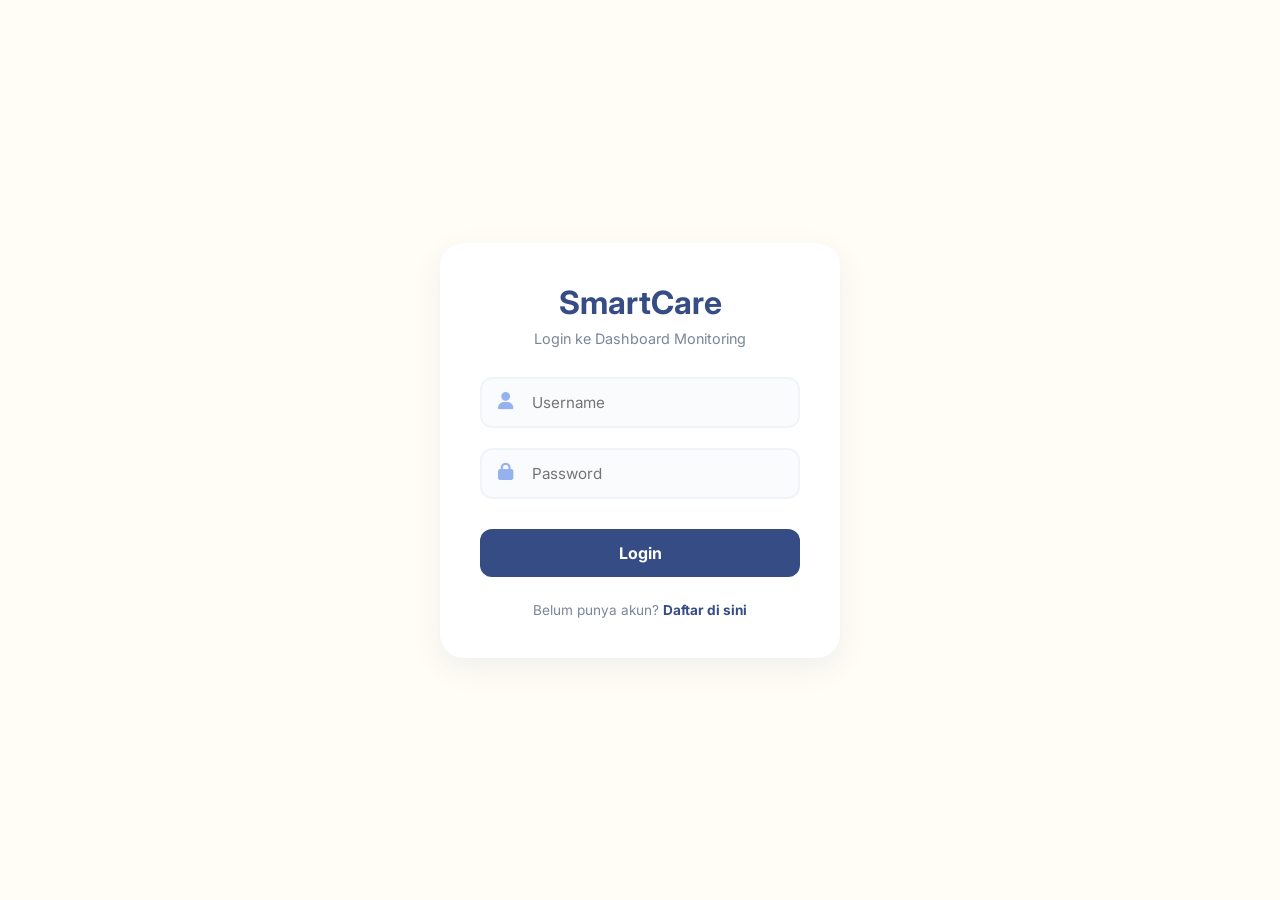
<file: login.html>
<!DOCTYPE html>
<html lang="id">
<head>
    <meta charset="UTF-8">
    <meta name="viewport" content="width=device-width, initial-scale=1.0">
    <title>Login SmartCare - Alzheimer Monitor</title>
    <link rel="stylesheet" href="https://cdnjs.cloudflare.com/ajax/libs/font-awesome/6.4.0/css/all.min.css">
    <link href="https://fonts.googleapis.com/css2?family=Inter:wght@400;600;700&display=swap" rel="stylesheet">

    <style>
        :root {
            --dark-blue: #364C84;
            --light-blue: #95B1EE;
            --base-white: #FFFDF5;
            --text-muted: #7A869A;
        }

        * {
            margin: 0;
            padding: 0;
            box-sizing: border-box;
            font-family: 'Inter', sans-serif;
        }

        body {
            height: 100vh;
            display: flex;
            justify-content: center;
            align-items: center;
            /* Menggunakan warna background yang sama dengan dashboard */
            background: var(--base-white);
        }

        .login-box {
            width: 400px;
            background: white;
            padding: 40px;
            border-radius: 24px;
            /* Shadow halus agar terlihat modern */
            box-shadow: 0 10px 30px rgba(54, 76, 132, 0.08);
        }

        .login-box h1 {
            text-align: center;
            color: var(--dark-blue);
            font-size: 2rem;
            margin-bottom: 8px;
        }

        .login-box p {
            text-align: center;
            color: var(--text-muted);
            margin-bottom: 30px;
            font-size: 0.9rem;
        }

        .input-group {
            margin-bottom: 20px;
            position: relative;
        }

        .input-group i {
            position: absolute;
            top: 15px;
            left: 18px;
            color: var(--light-blue);
            font-size: 1.1rem;
        }

        .input-group input {
            width: 100%;
            padding: 14px 15px 14px 50px;
            border: 2px solid #f0f4f8;
            border-radius: 12px;
            background: #fafbfc;
            font-size: 0.95rem;
            outline: none;
            transition: 0.3s;
        }

        .input-group input:focus {
            border-color: var(--light-blue);
            background: white;
            box-shadow: 0 0 0 4px rgba(149, 177, 238, 0.1);
        }

        .btn {
            width: 100%;
            padding: 14px;
            border: none;
            border-radius: 12px;
            background: var(--dark-blue);
            color: white;
            font-size: 1rem;
            font-weight: 700;
            cursor: pointer;
            transition: 0.3s;
            margin-top: 10px;
        }

        .btn:hover {
            background: #2b3d6a;
            transform: translateY(-2px);
        }

        /* Penambahan styling teks registrasi */
        .register-text {
            text-align: center;
            margin-top: 25px;
            font-size: 0.85rem;
            color: var(--text-muted);
        }

        .register-text a {
            color: var(--dark-blue);
            text-decoration: none;
            font-weight: 700;
            transition: 0.3s;
        }

        .register-text a:hover {
            color: var(--light-blue);
        }
    </style>
</head>

<body>

<div class="login-box">
    <h1>SmartCare</h1>
    <p>Login ke Dashboard Monitoring</p>

    <form id="loginForm">
        <div class="input-group">
            <i class="fa-solid fa-user"></i>
            <input type="text" id="username" placeholder="Username" required>
        </div>

        <div class="input-group">
            <i class="fa-solid fa-lock"></i>
            <input type="password" id="password" placeholder="Password" required>
        </div>

        <button type="submit" class="btn">Login</button>
    </form>

    <div class="register-text">
        Belum punya akun? <a href="register.html">Daftar di sini</a>
    </div>
</div>

<script>
    document.getElementById("loginForm").addEventListener("submit", function(e) {
        e.preventDefault();

        const username = document.getElementById("username").value;
        const password = document.getElementById("password").value;

        // Simulasi pengecekan data di localStorage
        const savedUsername = localStorage.getItem("username");
        const savedPassword = localStorage.getItem("password");

        if (username === savedUsername && password === savedPassword) {
            alert("Login berhasil!");
            window.location.href = "index.html";
        } else {
            alert("Username atau password salah!");
        }
    });
</script>

</body>
</html>
</file>
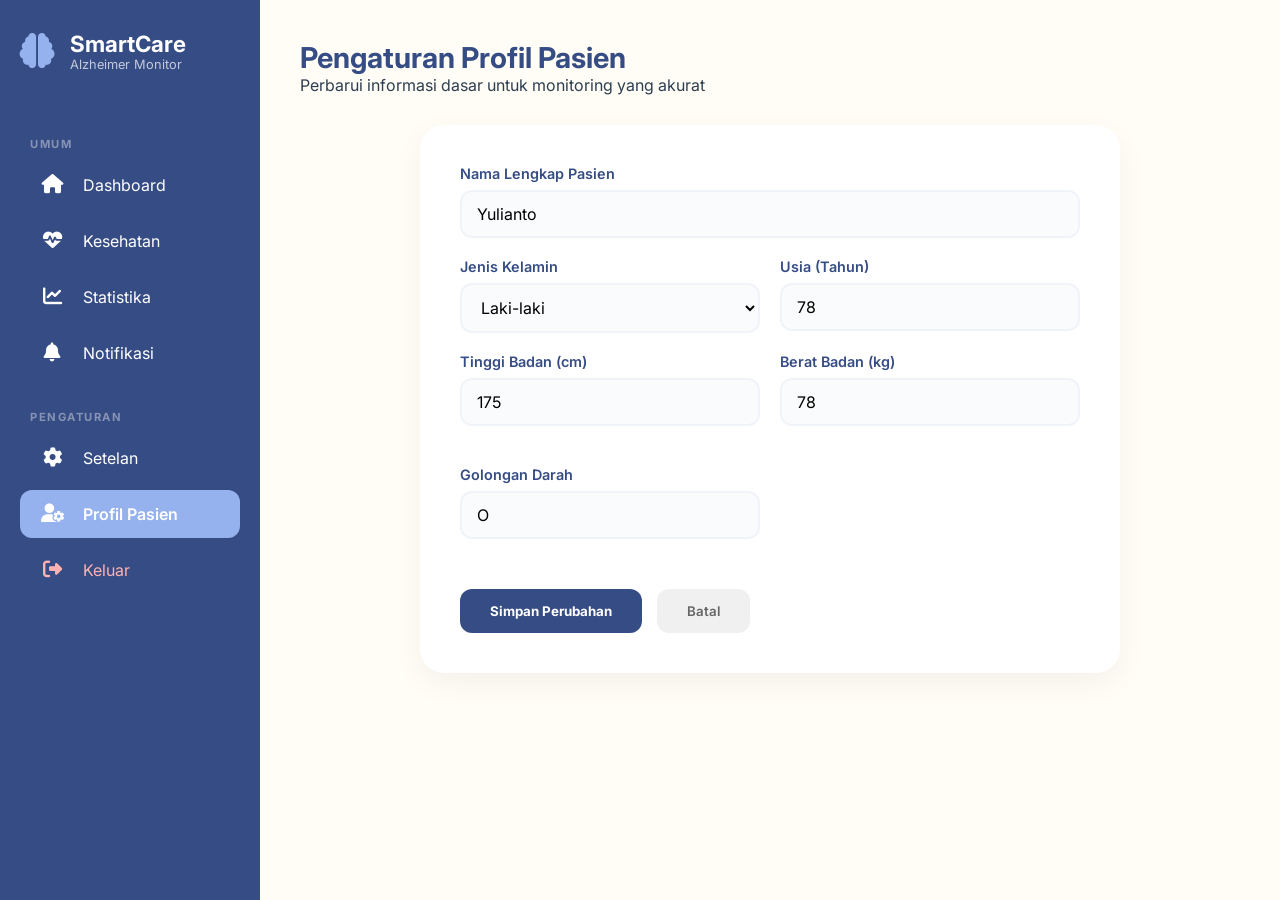
<file: profile.html>
<!DOCTYPE html>
<html lang="id">
<head>
    <meta charset="UTF-8">
    <meta name="viewport" content="width=device-width, initial-scale=1.0">
    <title>Edit Profil Pasien - SmartCare</title>
    <link rel="stylesheet" href="https://cdnjs.cloudflare.com/ajax/libs/font-awesome/6.4.0/css/all.min.css">
    <link href="https://fonts.googleapis.com/css2?family=Inter:wght@400;600;700&display=swap" rel="stylesheet">
    <link rel="stylesheet" href="style.css">
</head>
<body>
    <div class="container">
        <nav class="sidebar">
            <div class="logo">
                <i class="fa-solid fa-brain"></i>
                <div>
                    <h2>SmartCare</h2>
                    <p>Alzheimer Monitor</p>
                </div>
            </div>
            
            <div class="menu-section">
                <p class="section-label">UMUM</p>
                <ul class="nav-links">
                    <li onclick="location.href='index.html'">
                        <i class="fa-solid fa-house"></i> Dashboard
                    </li>
                    <li onclick="location.href='#'">
                        <i class="fa-solid fa-heart-pulse"></i> Kesehatan
                    </li>
                    <li onclick="location.href='#'">
                        <i class="fa-solid fa-chart-line"></i> Statistika
                    </li>
                    <li onclick="location.href='notifikasi.html'">
                        <i class="fa-solid fa-bell"></i> Notifikasi
                    </li>
                </ul>
            </div>

            <div class="menu-section">
                <p class="section-label">PENGATURAN</p>
                <ul class="nav-links secondary">
                    <li onclick="location.href='#'">
                        <i class="fa-solid fa-gear"></i> Setelan
                    </li>
                    <li class="active" onclick="location.href='profile.html'">
                        <i class="fa-solid fa-user-gear"></i> Profil Pasien
                    </li>
                    <li class="logout" onclick="alert('Berhasil Keluar')">
                        <i class="fa-solid fa-right-from-bracket"></i> Keluar
                    </li>
                </ul>
            </div>
        </nav>

        <div class="content-wrapper">
            <main class="main-content">
                <header class="dashboard-header">
                    <h1>Pengaturan Profil Pasien</h1>
                    <p>Perbarui informasi dasar untuk monitoring yang akurat</p>
                </header>

                <section class="card profile-form-card">
                    <form id="profileForm">
                        <div class="form-group">
                            <label>Nama Lengkap Pasien</label>
                            <input type="text" id="edit-name" name="nama" placeholder="Masukkan nama pasien" required>
                        </div>

                        <div class="form-row">
                            <div class="form-group">
                                <label>Jenis Kelamin</label>
                                <select id="edit-gender" name="gender">
                                    <option value="Laki-laki">Laki-laki</option>
                                    <option value="Perempuan">Perempuan</option>
                                </select>
                            </div>
                            <div class="form-group">
                                <label>Usia (Tahun)</label>
                                <input type="number" id="edit-age" name="usia" required>
                            </div>
                        </div>

                        <div class="form-row">
                            <div class="form-group">
                                <label>Tinggi Badan (cm)</label>
                                <input type="number" id="edit-height" name="tinggi">
                            </div>
                            <div class="form-group">
                                <label>Berat Badan (kg)</label>
                                <input type="number" id="edit-weight" name="berat">
                            </div>
                            <div class="form-group">
                                <label>Golongan Darah</label>
                                <input type="text" id="edit-blood" name="gol_darah" maxlength="5">
                            </div>
                        </div>

                        <div class="form-actions">
                            <button type="submit" class="btn-save">Simpan Perubahan</button>
                            <button type="button" class="btn-cancel" onclick="location.href='index.html'">Batal</button>
                        </div>
                    </form>
                </section>
            </main>
        </div>
    </div>
    
    <script src="profile.js"></script>
</body>
</html>
</file>
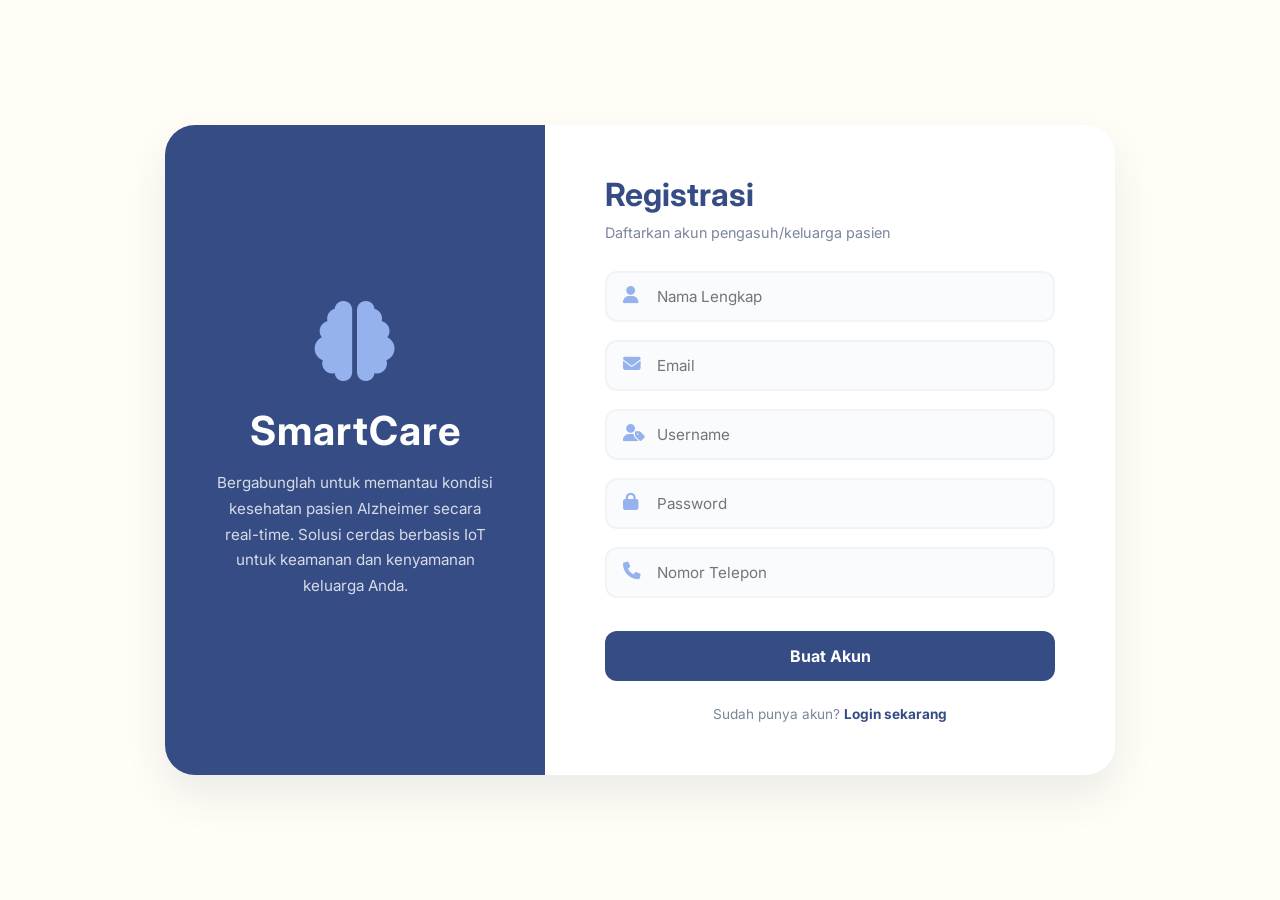
<file: register.html>
<!DOCTYPE html>
<html lang="id">
<head>
    <meta charset="UTF-8">
    <meta name="viewport" content="width=device-width, initial-scale=1.0">
    <title>Registrasi SmartCare - Alzheimer Monitor</title>
    <link rel="stylesheet" href="https://cdnjs.cloudflare.com/ajax/libs/font-awesome/6.4.0/css/all.min.css">
    <link href="https://fonts.googleapis.com/css2?family=Inter:wght@400;600;700&display=swap" rel="stylesheet">

    <style>
        :root {
            --dark-blue: #364C84;
            --light-blue: #95B1EE;
            --base-white: #FFFDF5;
            --text-main: #2D3E50;
            --text-muted: #7A869A;
        }

        * {
            margin: 0;
            padding: 0;
            box-sizing: border-box;
            font-family: 'Inter', sans-serif;
        }

        body {
            min-height: 100vh;
            display: flex;
            justify-content: center;
            align-items: center;
            background: var(--base-white);
            padding: 20px;
        }

        .container {
            width: 950px;
            max-width: 100%;
            height: 650px;
            background: white;
            border-radius: 30px;
            overflow: hidden;
            display: flex;
            box-shadow: 0 20px 40px rgba(54, 76, 132, 0.1);
        }

        /* Bagian Kiri (Branding) */
        .left {
            width: 40%;
            background: var(--dark-blue);
            color: white;
            padding: 50px;
            display: flex;
            flex-direction: column;
            justify-content: center;
            text-align: center;
        }

        .left i {
            font-size: 80px;
            color: var(--light-blue);
            margin-bottom: 25px;
        }

        .left h1 {
            font-size: 2.5rem;
            margin-bottom: 15px;
            letter-spacing: 1px;
        }

        .left p {
            line-height: 1.7;
            color: rgba(255, 255, 255, 0.8);
            font-size: 0.95rem;
        }

        /* Bagian Kanan (Form) */
        .right {
            width: 60%;
            padding: 50px 60px;
            overflow-y: auto;
            background: white;
        }

        .right h2 {
            color: var(--dark-blue);
            margin-bottom: 10px;
            font-size: 2rem;
        }

        .subtitle {
            color: var(--text-muted);
            margin-bottom: 30px;
            font-size: 0.9rem;
        }

        .input-group {
            margin-bottom: 18px;
            position: relative;
        }

        .input-group i {
            position: absolute;
            left: 18px;
            top: 15px;
            color: var(--light-blue);
            font-size: 1.1rem;
        }

        .input-group input {
            width: 100%;
            padding: 14px 15px 14px 50px;
            border: 2px solid #f0f4f8;
            border-radius: 12px;
            background: #fafbfc;
            font-size: 0.95rem;
            outline: none;
            transition: 0.3s;
        }

        .input-group input:focus {
            border-color: var(--light-blue);
            background: white;
            box-shadow: 0 0 0 4px rgba(149, 177, 238, 0.1);
        }

        .btn {
            width: 100%;
            padding: 15px;
            border: none;
            border-radius: 12px;
            background: var(--dark-blue);
            color: white;
            font-size: 1rem;
            font-weight: 700;
            cursor: pointer;
            transition: 0.3s;
            margin-top: 15px;
        }

        .btn:hover {
            background: #2b3d6a;
            transform: translateY(-2px);
        }

        .bottom-text {
            margin-top: 25px;
            text-align: center;
            color: var(--text-muted);
            font-size: 0.85rem;
        }

        .bottom-text a {
            color: var(--dark-blue);
            text-decoration: none;
            font-weight: 700;
            transition: 0.3s;
        }

        .bottom-text a:hover {
            color: var(--light-blue);
        }

        /* Responsif untuk layar kecil */
        @media(max-width: 900px){
            .container {
                flex-direction: column;
                height: auto;
            }
            .left, .right {
                width: 100%;
                padding: 40px;
            }
            .left i { font-size: 50px; }
        }
    </style>
</head>

<body>

<div class="container">
    <div class="left">
        <i class="fa-solid fa-brain"></i>
        <h1>SmartCare</h1>
        <p>
            Bergabunglah untuk memantau kondisi kesehatan pasien Alzheimer secara real-time. 
            Solusi cerdas berbasis IoT untuk keamanan dan kenyamanan keluarga Anda.
        </p>
    </div>

    <div class="right">
        <h2>Registrasi</h2>
        <p class="subtitle">Daftarkan akun pengasuh/keluarga pasien</p>

        <form id="registerForm">
            <div class="input-group">
                <i class="fa-solid fa-user"></i>
                <input type="text" id="fullname" placeholder="Nama Lengkap" required>
            </div>

            <div class="input-group">
                <i class="fa-solid fa-envelope"></i>
                <input type="email" id="email" placeholder="Email" required>
            </div>

            <div class="input-group">
                <i class="fa-solid fa-user-tag"></i>
                <input type="text" id="username" placeholder="Username" required>
            </div>

            <div class="input-group">
                <i class="fa-solid fa-lock"></i>
                <input type="password" id="password" placeholder="Password" required>
            </div>

            <div class="input-group">
                <i class="fa-solid fa-phone"></i>
                <input type="text" id="phone" placeholder="Nomor Telepon" required>
            </div>

            <button type="submit" class="btn">Buat Akun</button>
        </form>

        <div class="bottom-text">
            Sudah punya akun? <a href="login.html">Login sekarang</a>
        </div>
    </div>
</div>

<script>
    document.getElementById("registerForm").addEventListener("submit", function(e) {
        e.preventDefault();

        const fullname = document.getElementById("fullname").value;
        const email = document.getElementById("email").value;
        const username = document.getElementById("username").value;
        const password = document.getElementById("password").value;
        const phone = document.getElementById("phone").value;

        // Menyimpan data ke localStorage agar bisa digunakan saat Login
        localStorage.setItem("fullname", fullname);
        localStorage.setItem("email", email);
        localStorage.setItem("username", username);
        localStorage.setItem("password", password);
        localStorage.setItem("phone", phone);

        alert("Registrasi berhasil! Silakan login.");
        window.location.href = "login.html";
    });
</script>

</body>
</html>
</file>
<file: style.css>
:root {
    --dark-blue: #364C84;
    --light-blue: #95B1EE;
    --base-white: #FFFDF5;
    --light-green: #E7F1A8;
    --text-main: #2D3E50;
    --text-muted: #7A869A;
}

* {
    box-sizing: border-box;
    margin: 0;
    padding: 0;
    font-family: 'Inter', sans-serif;
}

body {
    background-color: var(--base-white);
    color: var(--text-main);
}

.container {
    display: flex;
    width: 100%;
    min-height: 100vh;
}

/* ================= SIDEBAR KIRI ================= */
.sidebar {
    width: 260px;
    background-color: var(--dark-blue);
    color: white;
    padding: 30px 20px;
    display: flex;
    flex-direction: column;
    flex-shrink: 0;
}

.logo { 
    display: flex; 
    align-items: center; 
    gap: 15px; 
    margin-bottom: 40px; 
}

.logo i { font-size: 2.2rem; color: var(--light-blue); }
.logo h2 { font-size: 1.4rem; }
.logo p { font-size: 0.8rem; opacity: 0.7; }

.section-label {
    font-size: 0.7rem;
    font-weight: 700;
    color: rgba(255,255,255,0.4);
    margin: 25px 0 10px 10px;
    letter-spacing: 1.5px;
}

.nav-links { list-style: none; }

.nav-links li {
    padding: 14px 20px; /* Padding lebih luas agar area klik nyaman */
    margin-bottom: 8px;
    cursor: pointer;
    border-radius: 12px;
    transition: all 0.3s ease;
    display: flex;
    align-items: center;
    gap: 18px; /* Jarak antara ikon dan teks diperlebar */
    color: white;
}

.nav-links li i {
    font-size: 1.2rem;
    width: 25px; /* Lebar tetap agar semua teks lurus sejajar */
    text-align: center;
}

.nav-links li:hover { 
    background: rgba(255,255,255,0.15); 
    padding-left: 25px; /* Efek geser saat hover */
}

.nav-links li.active { 
    background-color: var(--light-blue); 
    font-weight: 600; 
}

/* Link item styling */
.nav-item {
    text-decoration: none;
    color: inherit;
    display: flex;
    align-items: center;
    gap: 18px;
    width: 100%;
}

.logout { color: #FFB1B1 !important; }

/* ================= KONTEN UTAMA ================= */
.content-wrapper { display: flex; flex: 1; }
.main-content { flex: 1; padding: 40px; }

.dashboard-header { margin-bottom: 30px; }
.dashboard-header h1 { font-size: 1.8rem; color: var(--dark-blue); }

.patient-banner {
    background: white;
    padding: 30px;
    border-radius: 24px;
    box-shadow: 0 10px 30px rgba(0,0,0,0.03);
    margin-bottom: 30px;
}

.stats-row { display: flex; gap: 15px; flex-wrap: wrap; margin-top: 15px; }
.stats-row span {
    font-size: 0.85rem;
    color: var(--text-muted);
    background: #f0f4f8;
    padding: 8px 12px;
    border-radius: 8px;
    display: flex;
    align-items: center;
    gap: 8px;
}

/* Grid Dashboard */
.status-grid {
    display: grid;
    grid-template-columns: repeat(2, 1fr);
    gap: 20px;
    margin-bottom: 30px;
}

.card {
    background: white;
    border-radius: 24px;
    padding: 25px;
    box-shadow: 0 8px 20px rgba(0,0,0,0.02);
}

.status-card.blue { background-color: var(--light-blue); color: white; }
.status-card.light-blue { background-color: #DDE8FF; }

.value { font-size: 2.8rem; font-weight: 700; margin-top: 10px; }

.heart-card { border-left: 8px solid #FF6B6B; }
.bpm-number { font-size: 4rem; font-weight: 800; color: #FF6B6B; }
.bpm-unit { font-size: 1.2rem; color: var(--text-muted); }

/* ================= SIDEBAR KANAN ================= */
.right-sidebar {
    width: 360px;
    padding: 40px 30px;
    background-color: #FAFBFF;
    border-left: 1px solid #ECEEF2;
    flex-shrink: 0;
    display: flex;
    flex-direction: column;
}

.calendar-card {
    margin-bottom: 50px; /* Jarak antara Kalender dan Rutinitas diperbesar */
}

.calendar-header h3 { color: var(--dark-blue); text-align: center; margin-bottom: 20px; }
.calendar-days-label { display: grid; grid-template-columns: repeat(7, 1fr); text-align: center; font-size: 0.75rem; font-weight: bold; margin-bottom: 10px; }
.calendar-grid { display: grid; grid-template-columns: repeat(7, 1fr); gap: 8px; }
.calendar-grid div { aspect-ratio: 1; display: flex; align-items: center; justify-content: center; font-size: 0.85rem; border-radius: 10px; }
.calendar-grid .today { background-color: var(--dark-blue); color: white; font-weight: 700; }

.routine-section h3 { margin-bottom: 20px; font-size: 1.1rem; }
.routine-item { display: flex; align-items: center; gap: 15px; padding: 18px; border-radius: 16px; margin-bottom: 12px; font-weight: 600; }
.routine-item.green { background-color: var(--light-green); }
.routine-item.blue { background-color: #DDE8FF; }
.routine-item.dark-blue { background-color: var(--light-blue); color: white; }

/* ================= HALAMAN PROFIL ================= */
.profile-form-card {
    max-width: 700px;
    margin: 0 auto;
    padding: 40px;
    background: white;
    border-radius: 24px;
    box-shadow: 0 10px 30px rgba(0,0,0,0.05);
}

.form-group { margin-bottom: 20px; display: flex; flex-direction: column; }
.form-group label { font-size: 0.9rem; font-weight: 600; margin-bottom: 8px; color: var(--dark-blue); }
.form-group input, .form-group select {
    padding: 12px 15px;
    border: 2px solid #f0f4f8;
    border-radius: 12px;
    font-size: 1rem;
    outline: none;
    transition: 0.3s;
    background-color: #fafbfc;
}

.form-group input:focus, .form-group select:focus {
    border-color: var(--light-blue);
    background-color: #fff;
    box-shadow: 0 0 0 4px rgba(149, 177, 238, 0.1);
}

.form-row { display: grid; grid-template-columns: repeat(2, 1fr); gap: 20px; }
.form-actions { margin-top: 30px; display: flex; gap: 15px; }

.btn-save {
    background-color: var(--dark-blue); color: white;
    padding: 14px 30px; border: none; border-radius: 12px;
    cursor: pointer; font-weight: 700; transition: 0.3s;
}
.btn-save:hover { background-color: var(--light-blue); transform: translateY(-2px); }

.btn-cancel { background-color: #f0f0f0; color: #666; padding: 14px 30px; border: none; border-radius: 12px; cursor: pointer; font-weight: 600; }

/* ================= NOTIFIKASI ================= */
.notif-header-container { display: flex; justify-content: space-between; align-items: flex-end; margin-bottom: 20px; }
.btn-clear { background: #FFF0F0; color: #FF6B6B; border: none; padding: 10px 18px; border-radius: 10px; cursor: pointer; font-weight: 600; transition: 0.3s; display: flex; align-items: center; gap: 8px; }
.btn-clear:hover { background: #FF6B6B; color: white; }

.notif-filters { display: flex; gap: 12px; margin-bottom: 25px; border-bottom: 2px solid #F0F2F5; padding-bottom: 15px; }
.filter-btn { padding: 8px 20px; border: 1px solid #ECEEF2; background: white; border-radius: 20px; cursor: pointer; color: var(--text-muted); font-weight: 600; transition: 0.3s; font-size: 0.85rem; }
.filter-btn.active, .filter-btn:hover { background: var(--dark-blue); color: white; border-color: var(--dark-blue); }

.notif-item { 
    background: white; padding: 25px; border-radius: 16px; 
    display: flex; gap: 20px; align-items: flex-start; 
    box-shadow: 0 4px 15px rgba(0,0,0,0.02); border: 1px solid #FAFBFF;
    border-left: 6px solid transparent; position: relative;
    transition: all 0.4s ease;
}

.notif-item.alert { border-left-color: #FF6B6B; }
.notif-item.info { border-left-color: var(--light-blue); }
.notif-item.success { border-left-color: var(--light-green); }

.notif-icon { width: 55px; height: 55px; border-radius: 14px; display: flex; align-items: center; justify-content: center; font-size: 1.6rem; flex-shrink: 0; }
.alert .notif-icon { background: #FFF0F0; color: #FF6B6B; }
.info .notif-icon { background: #F0F4FF; color: var(--dark-blue); }
.success .notif-icon { background: #F9FCE5; color: #8C9933; }
</file>
